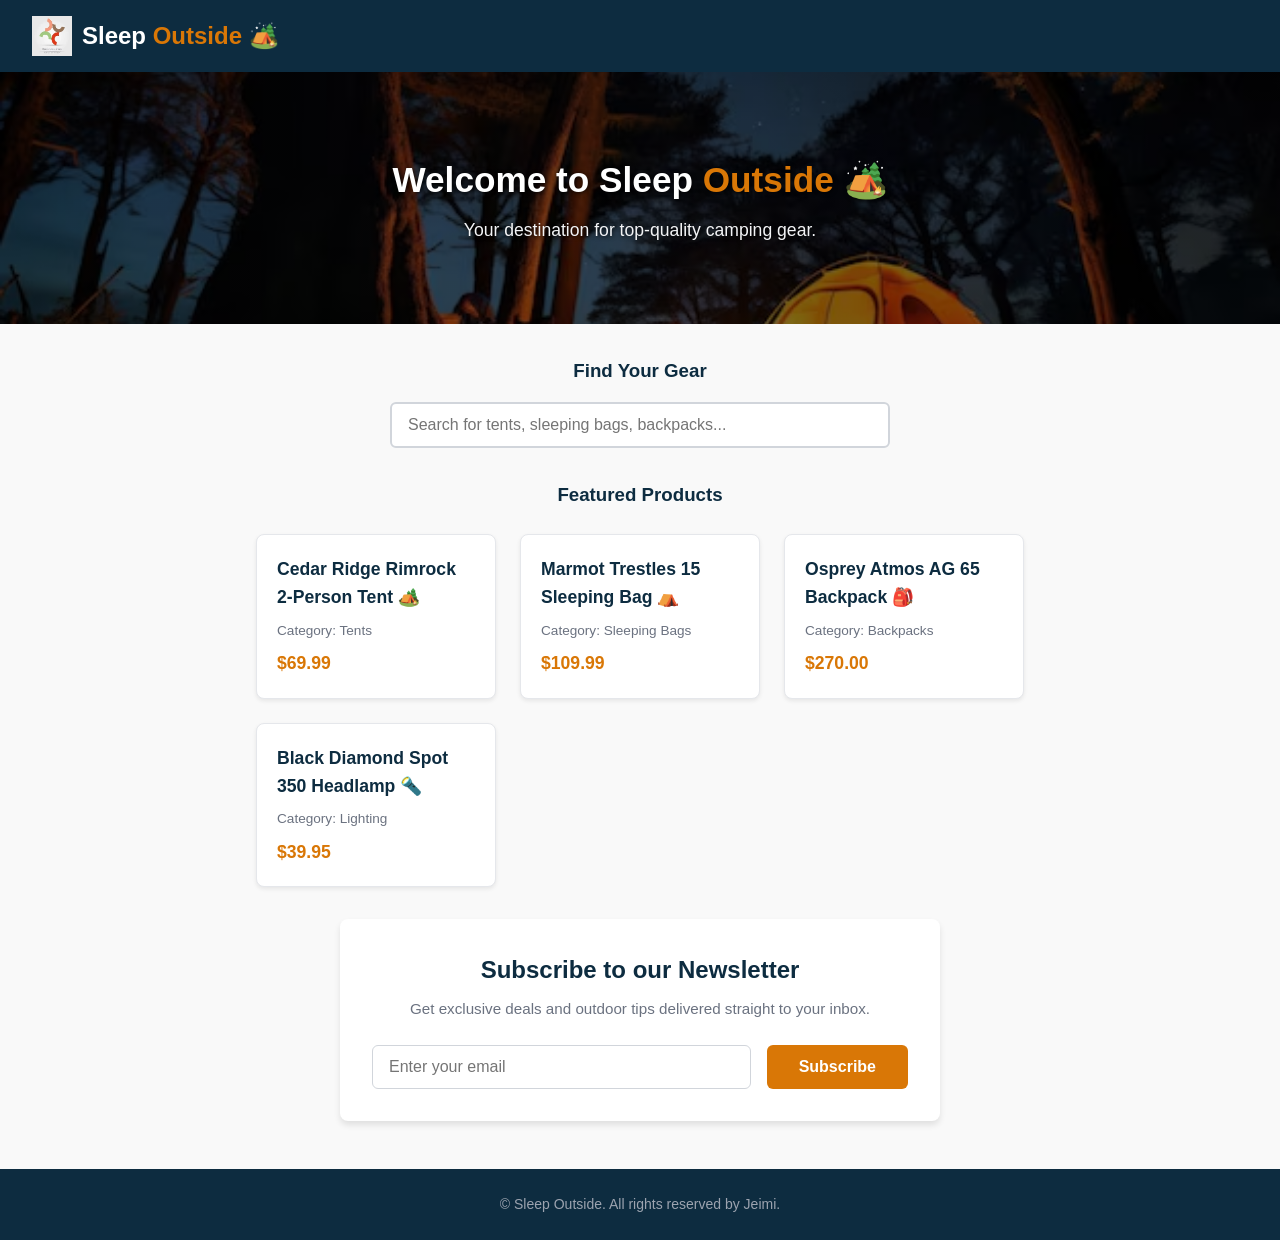
<file: sleep_outside.html>
<!DOCTYPE html>
<html lang="en">
<head>
  <meta charset="UTF-8">
  <meta name="viewport" content="width=device-width, initial-scale=1.0">
  <title>Sleep Outside | Home</title>
  <link rel="stylesheet" href="style/sleep_outside.css">
</head>
<body>
  <header class="divider">
    <div class="logo">
      <img src="images/icon10.webp" alt="Sleep Outside Logo">
      <a href="index.html">Sleep <span class="highlight">Outside 🏕️</span></a>
    </div>
  </header>

  <main class="divider">
    <section class="hero">
      <h2>Welcome to Sleep <span class="highlight">Outside 🏕️</span></h2>
      <p>Your destination for top-quality camping gear.</p>
    </section>
    
    <!--Week_02 task-->
    <!-- Search Bar Feature -->
    <section class="search-section">
      <h3>Find Your Gear</h3>
      <div class="search-box">
        <input type="text" id="search-input" placeholder="Search for tents, sleeping bags, backpacks...">
      </div>
    </section>

    <!-- Product Grid for Search Demonstration -->
    <section class="products-section">
      <h3>Featured Products</h3>
      <div class="product-grid" id="product-grid">
        <div class="product-card" data-name="cedar ridge rimrock 2-person tent">
          <h4>Cedar Ridge Rimrock 2-Person Tent 🏕️</h4>
          <p class="category">Category: Tents</p>
          <p class="price">$69.99</p>
        </div>
        <div class="product-card" data-name="marmot trestles 15 sleeping bag">
          <h4>Marmot Trestles 15 Sleeping Bag ⛺</h4>
          <p class="category">Category: Sleeping Bags</p>
          <p class="price">$109.99</p>
        </div>
        <div class="product-card" data-name="osprey atmosphere 65 backpack">
          <h4>Osprey Atmos AG 65 Backpack 🎒</h4>
          <p class="category">Category: Backpacks</p>
          <p class="price">$270.00</p>
        </div>
        <div class="product-card" data-name="black diamond spot 350 headlamp">
          <h4>Black Diamond Spot 350 Headlamp 🔦</h4>
          <p class="category">Category: Lighting</p>
          <p class="price">$39.95</p>
        </div>
      </div>
      <p id="no-results" class="no-results" style="display: none;">No products found matching your search.</p>
    </section>

    <!--Week_01 task-->
    <!-- Newsletter Subscription Form -->
    <section class="newsletter">
      <h3>Subscribe to our Newsletter</h3>
      <p>Get exclusive deals and outdoor tips delivered straight to your inbox.</p>
      <form id="newsletter-form" action="#" method="post">
        <label for="email">Email Address:</label>
        <input type="email" id="email" name="email" placeholder="Enter your email" required>
        <button type="submit" id="subscribe-btn">Subscribe</button>
      </form>
    </section>
  </main>

  <footer>
    <p>&copy; Sleep Outside. All rights reserved by Jeimi.</p>
  </footer>

  <script src="js/main.js"></script>
</body>
</html>
</file>
<file: style/sleep_outside.css>
* {
  box-sizing: border-box;
  margin: 0;
  padding: 0;
}

body {
  font-family: 'Open Sans', Arial, sans-serif;
  color: #333;
  background-color: #f9f9f9;
  line-height: 1.6;
}

/* Header & Logo */
header.divider {
  background-color: #0d2c40;
  color: #ffffff;
  padding: 1rem 2rem;
  display: flex;
  align-items: center;
  justify-content: space-between;
}

.logo {
  display: flex;
  align-items: center;
  gap: 10px;
}

.logo img {
  width: 40px;
  height: auto;
}

.logo a {
  color: #ffffff;
  text-decoration: none;
  font-size: 1.5rem;
  font-weight: bold;
}

.highlight {
  color: #d97706;
}

/* Hero Section */
.hero {
  text-align: center;
  padding: 5rem 1rem;
  background-image: linear-gradient(rgba(0, 0, 0, 0.5), rgba(0, 0, 0, 0.5)), url('../images/tent.jpg');
  background-size: cover;
  background-position: center;
  background-repeat: no-repeat;
  color: #ffffff;
}

.hero h2 {
  font-size: 2.2rem;
  color: #ffffff;
  margin-bottom: 0.5rem;
  text-shadow: 1px 1px 4px rgba(0, 0, 0, 0.8);
}

.hero p {
  font-size: 1.1rem;
  color: #f3f4f6;
  text-shadow: 1px 1px 4px rgba(0, 0, 0, 0.8);
}

/* Newsletter Subscription Form */
.newsletter {
  background-color: #ffffff;
  max-width: 600px;
  margin: 2rem auto;
  padding: 2rem;
  border-radius: 8px;
  box-shadow: 0 4px 6px rgba(0, 0, 0, 0.1);
  text-align: center;
}

.newsletter h3 {
  color: #0d2c40;
  font-size: 1.5rem;
  margin-bottom: 0.5rem;
}

.newsletter p {
  color: #6b7280;
  font-size: 0.95rem;
  margin-bottom: 1.5rem;
}

#newsletter-form {
  display: flex;
  flex-direction: column;
  gap: 1rem;
  align-items: center;
}

#newsletter-form label {
  font-weight: 600;
  color: #374151;
  width: 100%;
  text-align: left;
}

#newsletter-form input[type="email"] {
  width: 100%;
  padding: 0.75rem 1rem;
  border: 1px solid #d1d5db;
  border-radius: 6px;
  font-size: 1rem;
  transition: border-color 0.2s ease, box-shadow 0.2s ease;
}

#newsletter-form input[type="email"]:focus {
  outline: none;
  border-color: #d97706;
  box-shadow: 0 0 0 3px rgba(217, 119, 6, 0.2);
}

#subscribe-btn {
  background-color: #d97706;
  color: #ffffff;
  border: none;
  padding: 0.75rem 2rem;
  font-size: 1rem;
  font-weight: bold;
  border-radius: 6px;
  cursor: pointer;
  transition: background-color 0.2s ease;
  width: 100%;
}

#subscribe-btn:hover {
  background-color: #b45309;
}

footer {
  background-color: #0d2c40;
  color: #9ca3af;
  text-align: center;
  padding: 1.5rem 1rem;
  margin-top: 3rem;
  font-size: 0.875rem;
}

@media (min-width: 640px) {
  #newsletter-form {
    flex-direction: row;
    align-items: stretch;
  }

  #newsletter-form label {
    display: none;
  }

  #newsletter-form input[type="email"] {
    flex: 1;
  }

  #subscribe-btn {
    width: auto;
  }
}

/* Search & Product Grid Styles */
.search-section, .products-section {
  max-width: 800px;
  margin: 2rem auto;
  padding: 0 1rem;
  text-align: center;
}

.search-section h3, .products-section h3 {
  color: #0d2c40;
  margin-bottom: 1rem;
}

.search-box {
  width: 100%;
  max-width: 500px;
  margin: 0 auto;
}

#search-input {
  width: 100%;
  padding: 0.75rem 1rem;
  font-size: 1rem;
  border: 2px solid #d1d5db;
  border-radius: 6px;
  transition: border-color 0.2s ease, box-shadow 0.2s ease;
}

#search-input:focus {
  outline: none;
  border-color: #d97706;
  box-shadow: 0 0 0 3px rgba(217, 119, 6, 0.2);
}

.product-grid {
  display: grid;
  grid-template-columns: repeat(auto-fit, minmax(220px, 1fr));
  gap: 1.5rem;
  margin-top: 1.5rem;
}

.product-card {
  background-color: #ffffff;
  padding: 1.25rem;
  border-radius: 8px;
  box-shadow: 0 2px 4px rgba(0, 0, 0, 0.08);
  border: 1px solid #e5e7eb;
  text-align: left;
  transition: transform 0.2s ease;
}

.product-card:hover {
  transform: translateY(-3px);
}

.product-card h4 {
  color: #0d2c40;
  font-size: 1.1rem;
  margin-bottom: 0.5rem;
}

.product-card .category {
  color: #6b7280;
  font-size: 0.85rem;
  margin-bottom: 0.5rem;
}

.product-card .price {
  color: #d97706;
  font-weight: bold;
  font-size: 1.1rem;
}

.no-results {
  color: #dc2626;
  font-weight: 600;
  margin-top: 1.5rem;
}
</file>
